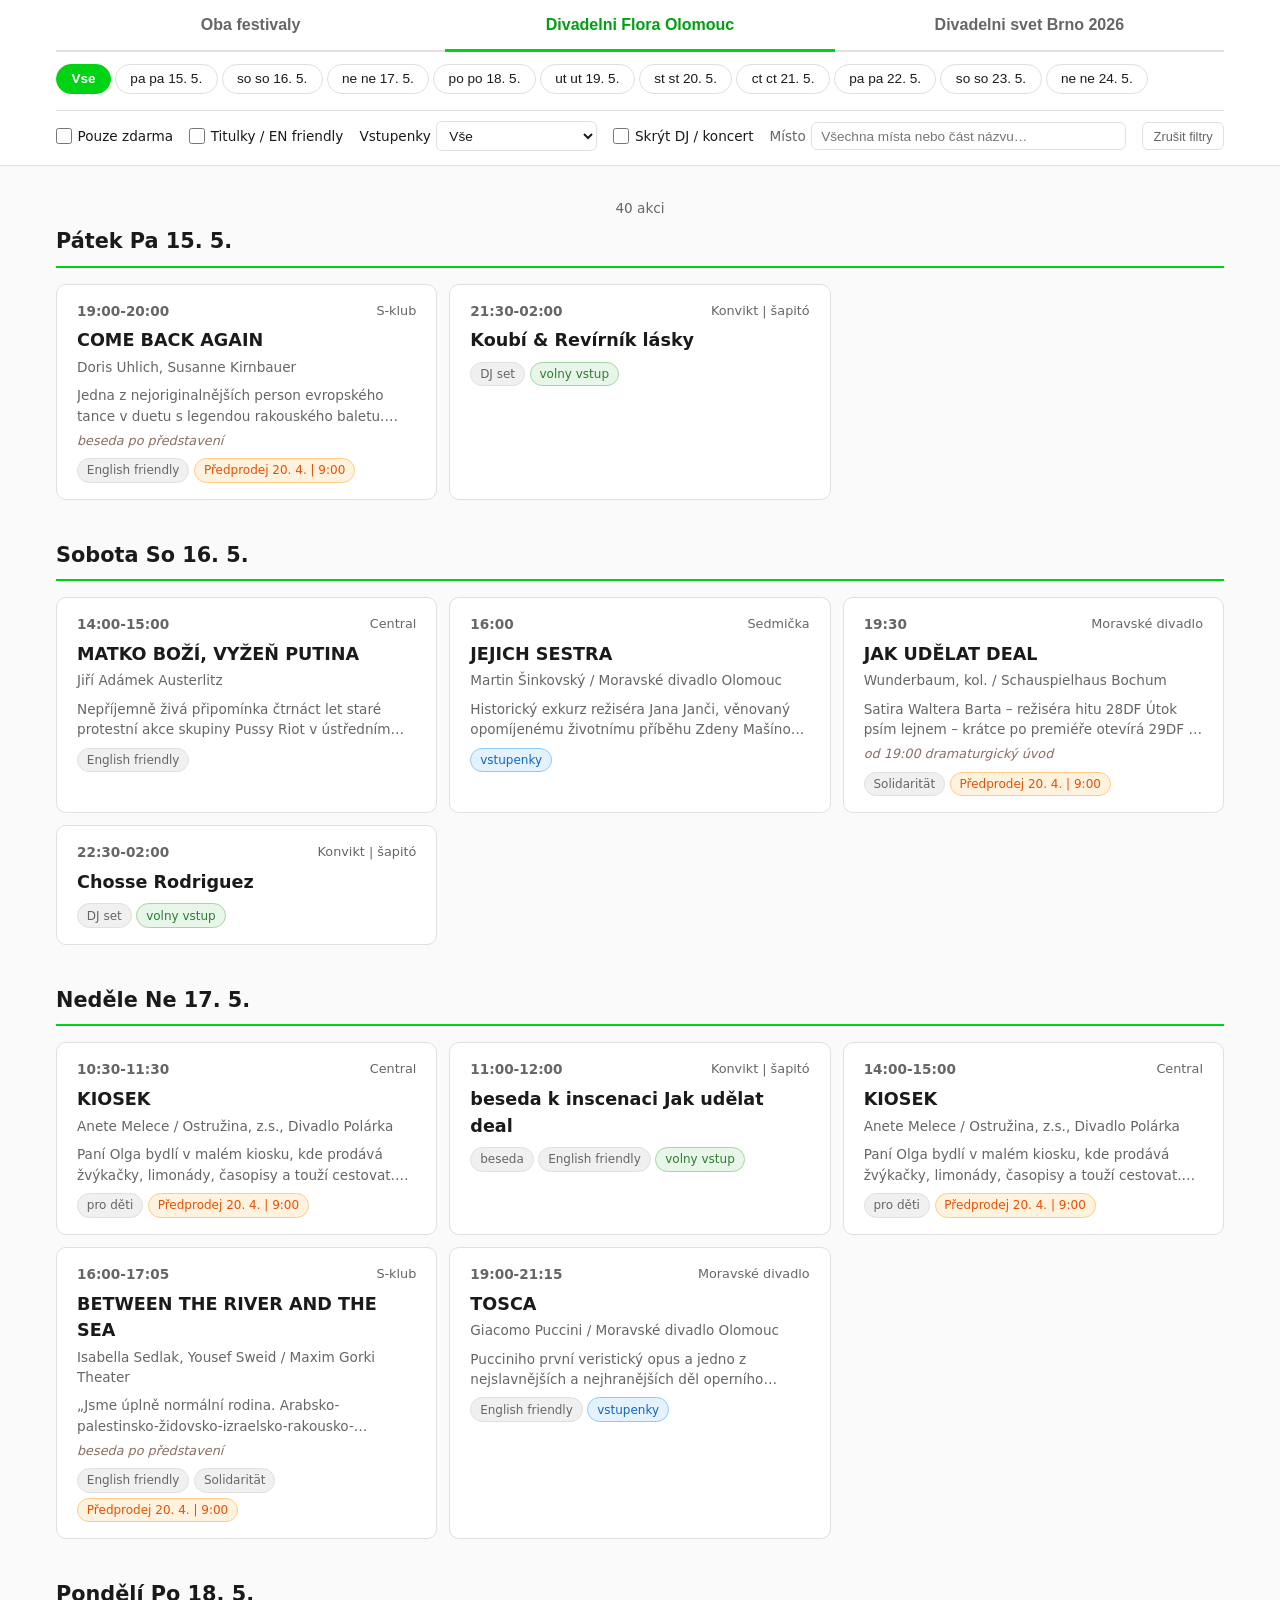
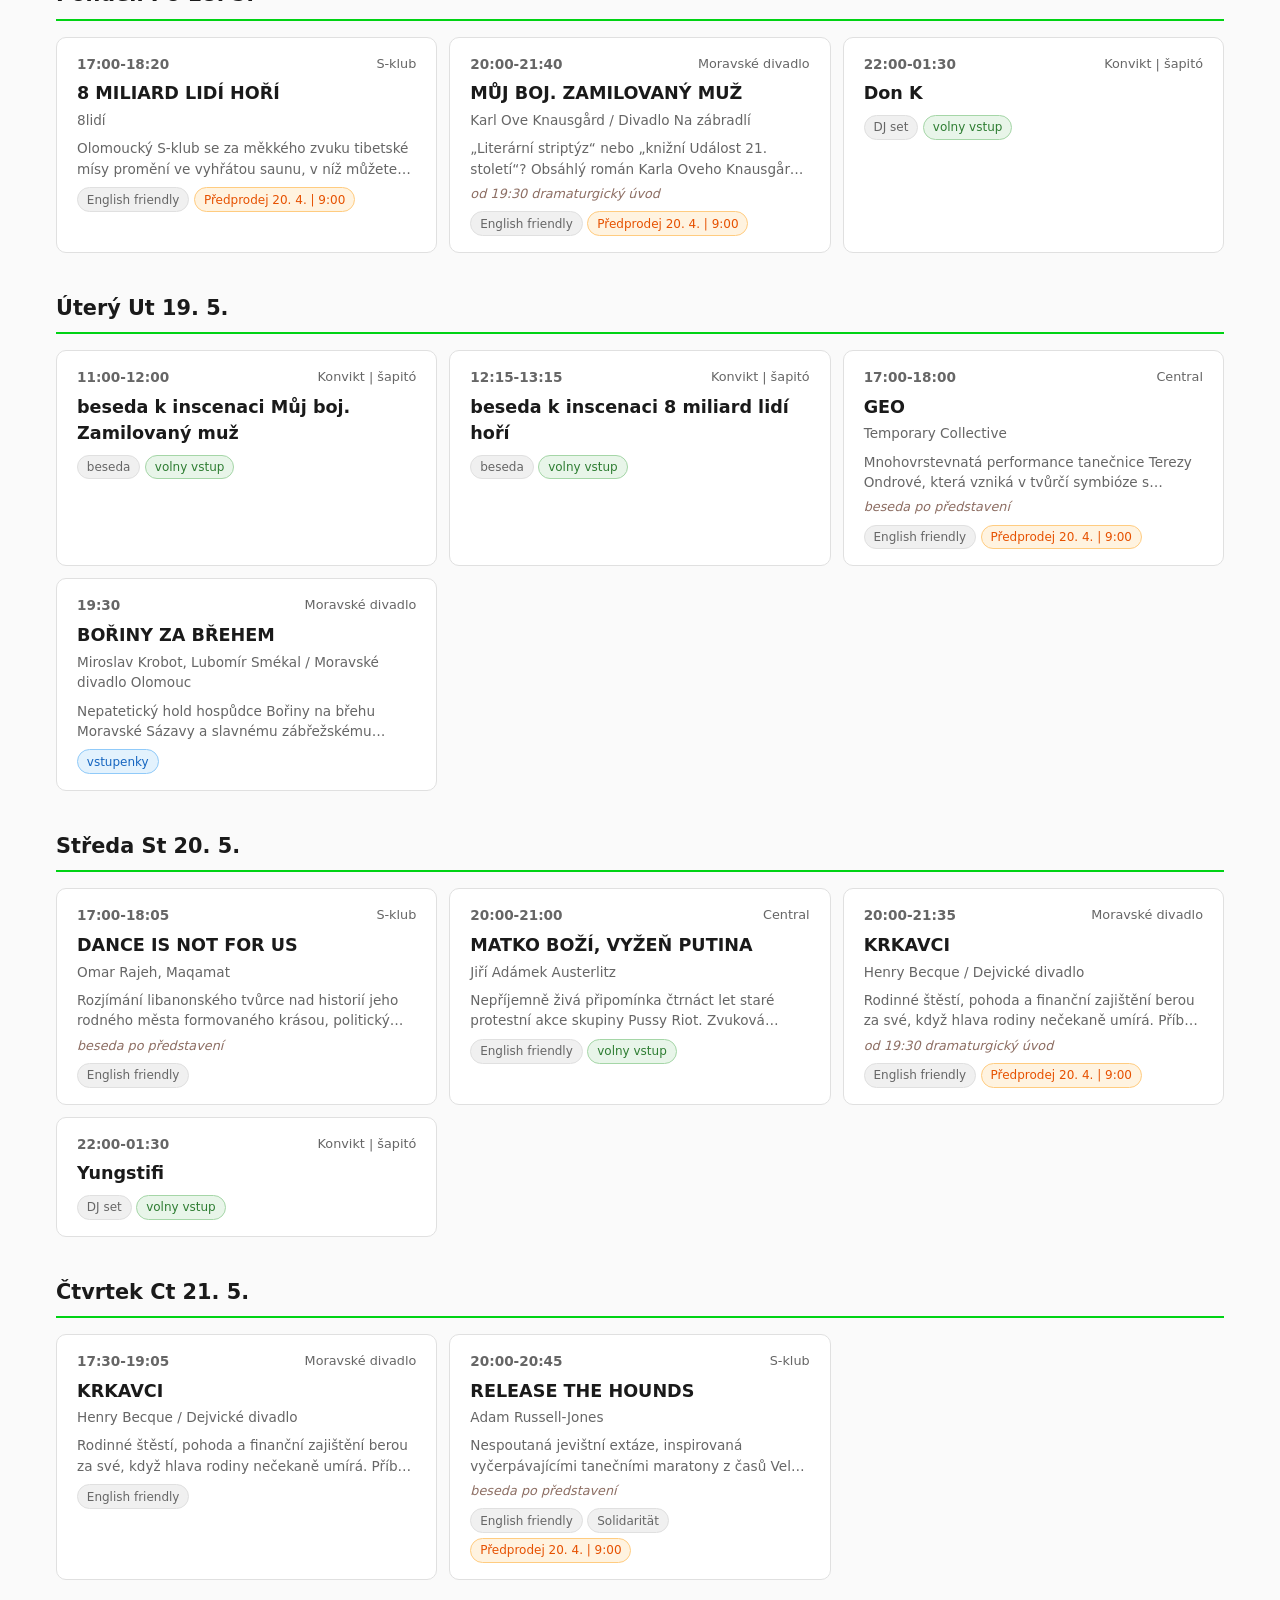
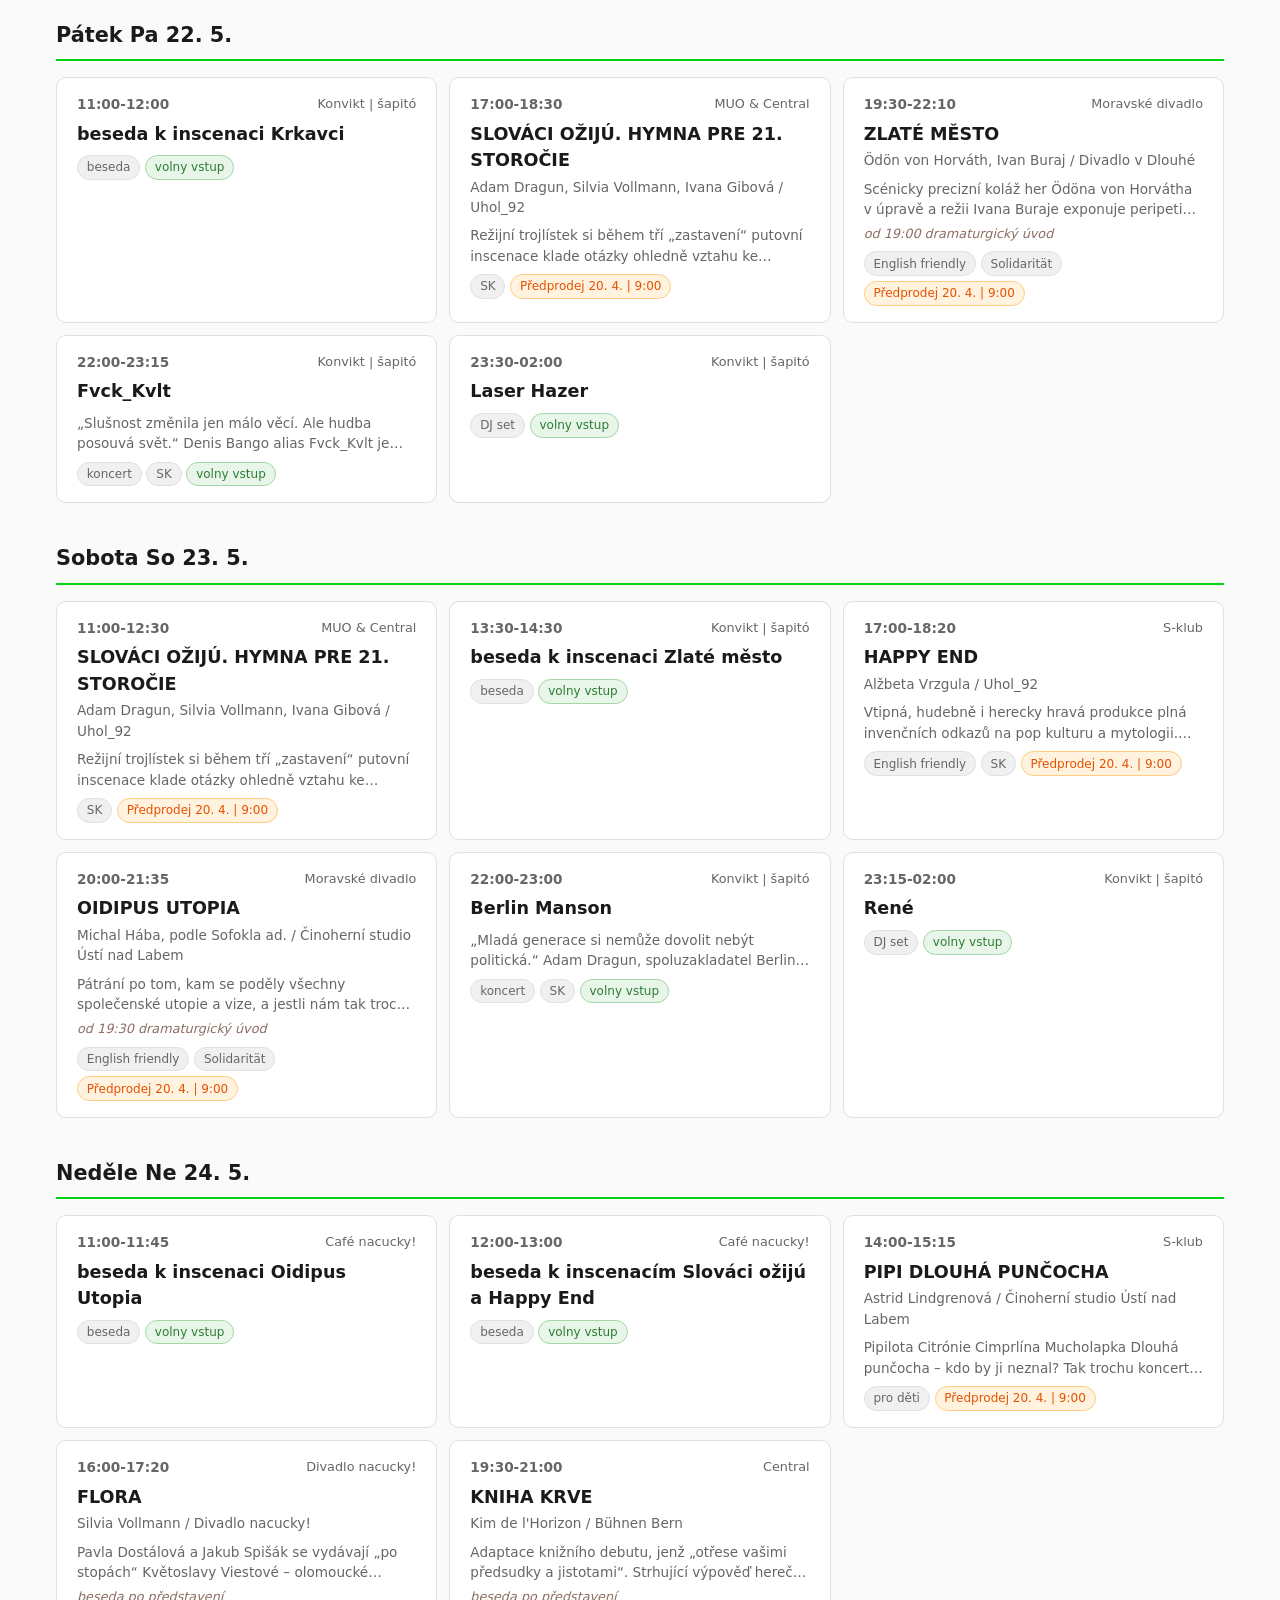
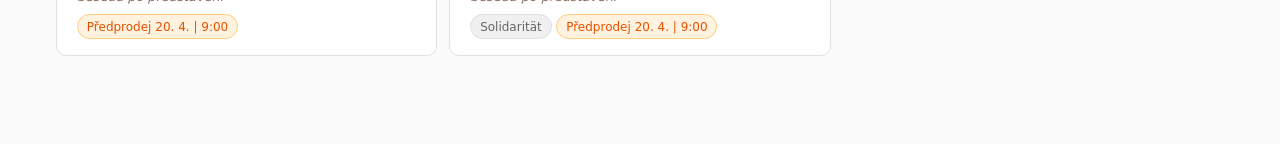
<file: index.html>
<!DOCTYPE html>
<html lang="cs">
<head>
  <meta charset="UTF-8">
  <meta name="viewport" content="width=device-width, initial-scale=1.0">
  <title>Divadelni programy 2026</title>
  <link rel="stylesheet" href="styles.css">
</head>
<body>
  <header>
    <div class="container">
      <div class="festival-tabs">
        <button class="festival-tab" data-festival="combined">Oba festivaly</button>
        <button class="festival-tab active" data-festival="flora">Divadelni Flora Olomouc</button>
        <button class="festival-tab" data-festival="dsb">Divadelni svet Brno 2026</button>
      </div>
      <div class="day-nav" id="dayNav"></div>
      <div class="filter-bar" id="filterBar">
        <label><input type="checkbox" id="filterFree"> Pouze zdarma</label>
        <label><input type="checkbox" id="filterSubtitles"> Titulky / EN friendly</label>
        <label>
          Vstupenky
          <select class="filter-select" id="filterTicket" aria-label="Filtrovat podle vstupenek">
            <option value="all">Vše</option>
            <option value="soldout">Vyprodáno</option>
            <option value="lastfew">Poslední vstupenky</option>
            <option value="other">Ostatní / neuvedeno</option>
          </select>
        </label>
        <label><input type="checkbox" id="filterHideDj"> Skrýt DJ / koncert</label>
        <div class="filter-venue-wrap">
          <span class="filter-venue-label">Místo</span>
          <input type="text" id="filterVenue" list="venueDatalist" placeholder="Všechna místa nebo část názvu…" autocomplete="off" aria-label="Filtrovat podle místa konání">
          <datalist id="venueDatalist"></datalist>
        </div>
        <button type="button" class="filter-reset" id="filterReset">Zrušit filtry</button>
      </div>
    </div>
  </header>
  <main>
    <div class="container">
      <p class="stats" id="stats"></p>
      <div id="content"></div>
    </div>
  </main>

  <script src="app.js"></script>
</body>
</html>
</file>
<file: styles.css>
*, *::before, *::after { box-sizing: border-box; margin: 0; padding: 0; }

:root {
  --flora-color: #00d314;
  --flora-dark: #00a010;
  --dsb-color: #e63946;
  --dsb-dark: #b52d38;
  --bg: #fafafa;
  --card-bg: #fff;
  --text: #1a1a1a;
  --text-muted: #666;
  --border: #e0e0e0;
  --radius: 10px;
  --tag-bg: #f0f0f0;
}

body {
  font-family: "Segoe UI", system-ui, -apple-system, sans-serif;
  background: var(--bg);
  color: var(--text);
  line-height: 1.5;
}

.container {
  max-width: 1200px;
  margin: 0 auto;
  padding: 0 1rem;
}

header {
  background: #fff;
  border-bottom: 1px solid var(--border);
  position: sticky;
  top: 0;
  z-index: 100;
}

header .container {
  display: flex;
  flex-direction: column;
  gap: 0;
}

.festival-tabs {
  display: flex;
  gap: 0;
  border-bottom: 2px solid var(--border);
}

.festival-tab {
  flex: 1;
  padding: 1rem 1.5rem;
  border: none;
  background: transparent;
  font-size: 1rem;
  font-weight: 600;
  cursor: pointer;
  position: relative;
  transition: color 0.2s;
  color: var(--text-muted);
  text-align: center;
}

.festival-tab::after {
  content: "";
  position: absolute;
  bottom: -2px;
  left: 0;
  right: 0;
  height: 3px;
  background: transparent;
  transition: background 0.2s;
}

.festival-tab[data-festival="flora"].active {
  color: var(--flora-dark);
}
.festival-tab[data-festival="flora"].active::after {
  background: var(--flora-color);
}

.festival-tab[data-festival="dsb"].active {
  color: var(--dsb-dark);
}
.festival-tab[data-festival="dsb"].active::after {
  background: var(--dsb-color);
}

.festival-tab[data-festival="combined"].active {
  color: #5e35b1;
}
.festival-tab[data-festival="combined"].active::after {
  background: linear-gradient(90deg, var(--flora-color), var(--dsb-color));
}

.festival-tab:hover {
  background: #f5f5f5;
}

.day-nav {
  display: flex;
  gap: 0.25rem;
  padding: 0.75rem 0;
  overflow-x: auto;
  scrollbar-width: thin;
}

.day-nav::-webkit-scrollbar {
  height: 4px;
}
.day-nav::-webkit-scrollbar-thumb {
  background: #ccc;
  border-radius: 2px;
}

.day-btn {
  flex-shrink: 0;
  padding: 0.4rem 0.9rem;
  border: 1px solid var(--border);
  border-radius: 99px;
  background: #fff;
  cursor: pointer;
  font-size: 0.85rem;
  white-space: nowrap;
  transition: all 0.15s;
  color: var(--text);
}

.day-btn:hover {
  background: #f0f0f0;
}

.day-btn.active-flora {
  background: var(--flora-color);
  color: #fff;
  border-color: var(--flora-color);
}

.day-btn.active-dsb {
  background: var(--dsb-color);
  color: #fff;
  border-color: var(--dsb-color);
}

.day-btn.active-combined {
  background: #5e35b1;
  color: #fff;
  border-color: #5e35b1;
}

.day-btn.all-btn {
  font-weight: 600;
}

main {
  padding: 1.5rem 0 3rem;
}

.day-section {
  margin-bottom: 2.5rem;
}

.day-heading {
  font-size: 1.3rem;
  font-weight: 700;
  margin-bottom: 1rem;
  padding-bottom: 0.5rem;
  border-bottom: 2px solid var(--border);
  text-transform: capitalize;
}

.day-heading.flora-heading { border-color: var(--flora-color); }
.day-heading.dsb-heading { border-color: var(--dsb-color); }
.day-heading.combined-heading {
  border-image: linear-gradient(90deg, var(--flora-color), var(--dsb-color)) 1;
}

.events-grid {
  display: grid;
  grid-template-columns: 1fr;
  gap: 0.75rem;
}

.event-card {
  display: block;
  background: var(--card-bg);
  border: 1px solid var(--border);
  border-radius: var(--radius);
  padding: 1rem 1.25rem;
  text-decoration: none;
  color: inherit;
  transition: box-shadow 0.15s, border-color 0.15s;
}

.event-card.card-flora {
  border-left: 4px solid var(--flora-color);
}
.event-card.card-dsb {
  border-left: 4px solid var(--dsb-color);
}
.event-card.conflict {
  box-shadow: inset 0 0 0 1px #ff9800;
}

.event-card:hover {
  box-shadow: 0 4px 16px rgba(0,0,0,0.08);
  border-color: #bbb;
}
.event-card.conflict:hover {
  box-shadow: inset 0 0 0 1px #ff9800, 0 4px 16px rgba(0,0,0,0.08);
}

.event-top {
  display: flex;
  justify-content: space-between;
  align-items: flex-start;
  gap: 1rem;
  margin-bottom: 0.4rem;
}

.event-time {
  font-size: 0.85rem;
  font-weight: 600;
  color: var(--text-muted);
  flex-shrink: 0;
}

.event-venue {
  font-size: 0.8rem;
  color: var(--text-muted);
  text-align: right;
}

.event-title {
  font-size: 1.1rem;
  font-weight: 700;
  margin-bottom: 0.2rem;
}

.event-meta {
  font-size: 0.85rem;
  color: var(--text-muted);
  margin-bottom: 0.4rem;
}

.event-meta span + span::before {
  content: " / ";
}

.event-tags {
  display: flex;
  flex-wrap: wrap;
  gap: 0.3rem;
  margin-top: 0.5rem;
}

.tag {
  font-size: 0.75rem;
  padding: 0.15rem 0.55rem;
  border-radius: 99px;
  background: var(--tag-bg);
  color: var(--text-muted);
  border: 1px solid var(--border);
}

.tag.free {
  background: #e8f5e9;
  color: #2e7d32;
  border-color: #a5d6a7;
}

.tag.ticket-sold {
  background: #ffebee;
  color: #c62828;
  border-color: #ef9a9a;
}

.tag.ticket-avail {
  background: #e3f2fd;
  color: #1565c0;
  border-color: #90caf9;
}

.tag.ticket-presale {
  background: #fff3e0;
  color: #e65100;
  border-color: #ffcc80;
}

.event-desc {
  font-size: 0.85rem;
  color: var(--text-muted);
  margin-top: 0.5rem;
  display: -webkit-box;
  -webkit-line-clamp: 2;
  line-clamp: 2;
  -webkit-box-orient: vertical;
  overflow: hidden;
}

.event-notes {
  font-size: 0.8rem;
  color: #8d6e63;
  font-style: italic;
  margin-top: 0.3rem;
}

.festival-badge {
  display: inline-block;
  font-size: 0.7rem;
  font-weight: 700;
  text-transform: uppercase;
  letter-spacing: 0.03em;
  padding: 0.1rem 0.5rem;
  border-radius: 99px;
  color: #fff;
  margin-bottom: 0.3rem;
}
.festival-badge.badge-flora { background: var(--flora-color); }
.festival-badge.badge-dsb { background: var(--dsb-color); }

.conflict-icon {
  display: inline-block;
  background: #ff9800;
  color: #fff;
  font-size: 0.7rem;
  font-weight: 700;
  padding: 0.1rem 0.45rem;
  border-radius: 99px;
  margin-left: 0.4rem;
  vertical-align: middle;
}

.legend {
  display: flex;
  flex-wrap: wrap;
  gap: 1rem;
  align-items: center;
  padding: 0.6rem 0;
  font-size: 0.85rem;
  color: var(--text-muted);
}
.legend-item {
  display: flex;
  align-items: center;
  gap: 0.35rem;
}
.legend-swatch {
  width: 14px;
  height: 14px;
  border-radius: 3px;
  flex-shrink: 0;
}

.conflict-summary {
  background: #fff3e0;
  border: 1px solid #ffcc80;
  border-radius: var(--radius);
  margin-bottom: 1rem;
  color: #e65100;
}

.conflict-summary-toggle {
  list-style: none;
  display: flex;
  align-items: center;
  justify-content: space-between;
  gap: 0.75rem;
  padding: 0.75rem 1rem;
  cursor: pointer;
  font-size: 0.9rem;
}

.conflict-summary-toggle::-webkit-details-marker {
  display: none;
}

.conflict-summary-toggle::after {
  content: "Rozbalit";
  font-size: 0.8rem;
  font-weight: 600;
  color: #9c6b1a;
}

.conflict-summary[open] .conflict-summary-toggle::after {
  content: "Sbalit";
}

.conflict-summary-title {
  font-weight: 700;
}

.conflict-summary-count {
  flex-shrink: 0;
  background: rgba(230, 81, 0, 0.12);
  color: #b85a00;
  border-radius: 99px;
  padding: 0.12rem 0.5rem;
  font-size: 0.78rem;
  font-weight: 700;
}

.conflict-pairs {
  display: grid;
  gap: 0.75rem;
  padding: 0 1rem 1rem;
}

.conflict-pair {
  background: rgba(255, 255, 255, 0.75);
  border: 1px solid #ffd8a8;
  border-radius: 8px;
  padding: 0.7rem 0.8rem;
  display: grid;
  gap: 0.5rem;
}

.conflict-pair-row {
  display: grid;
  grid-template-columns: auto 1fr;
  gap: 0.65rem;
  align-items: start;
}

.conflict-pair-row .festival-badge {
  margin-bottom: 0;
  margin-top: 0.1rem;
}

.conflict-pair-info {
  min-width: 0;
}

.conflict-pair-title {
  font-size: 0.92rem;
  font-weight: 700;
  color: #8d4e00;
}

.conflict-pair-meta {
  font-size: 0.82rem;
  color: #9c6b1a;
  margin-top: 0.15rem;
}

.no-events {
  text-align: center;
  padding: 3rem 1rem;
  color: var(--text-muted);
  font-size: 1.1rem;
}

.stats {
  text-align: center;
  padding: 0.5rem 0;
  font-size: 0.85rem;
  color: var(--text-muted);
}

.filter-bar {
  display: flex;
  flex-wrap: wrap;
  align-items: center;
  gap: 0.65rem 1rem;
  padding: 0.65rem 0 0.85rem;
  border-top: 1px solid var(--border);
  margin-top: 0.25rem;
  font-size: 0.85rem;
}

.filter-bar label {
  display: inline-flex;
  align-items: center;
  gap: 0.35rem;
  cursor: pointer;
  color: var(--text);
  white-space: nowrap;
}

.filter-bar input[type="checkbox"] {
  width: 1rem;
  height: 1rem;
  accent-color: var(--dsb-dark);
  cursor: pointer;
}

.filter-select {
  padding: 0.35rem 0.5rem;
  border: 1px solid var(--border);
  border-radius: 6px;
  background: #fff;
  font-size: 0.85rem;
  color: var(--text);
  max-width: 100%;
}

.filter-venue-wrap {
  display: flex;
  flex-wrap: wrap;
  align-items: center;
  gap: 0.35rem;
  flex: 1 1 200px;
  min-width: 0;
}

.filter-venue-wrap input {
  flex: 1 1 160px;
  min-width: 120px;
  padding: 0.35rem 0.55rem;
  border: 1px solid var(--border);
  border-radius: 6px;
  font-size: 0.85rem;
}

.filter-venue-label {
  color: var(--text-muted);
}

.filter-reset {
  padding: 0.35rem 0.65rem;
  border: 1px solid var(--border);
  border-radius: 6px;
  background: #fff;
  font-size: 0.8rem;
  cursor: pointer;
  color: var(--text-muted);
}

.filter-reset:hover {
  background: #f5f5f5;
  color: var(--text);
}

@media (min-width: 700px) {
  .events-grid {
    grid-template-columns: repeat(2, 1fr);
  }
}

@media (min-width: 1050px) {
  .events-grid {
    grid-template-columns: repeat(3, 1fr);
  }
}
</file>
